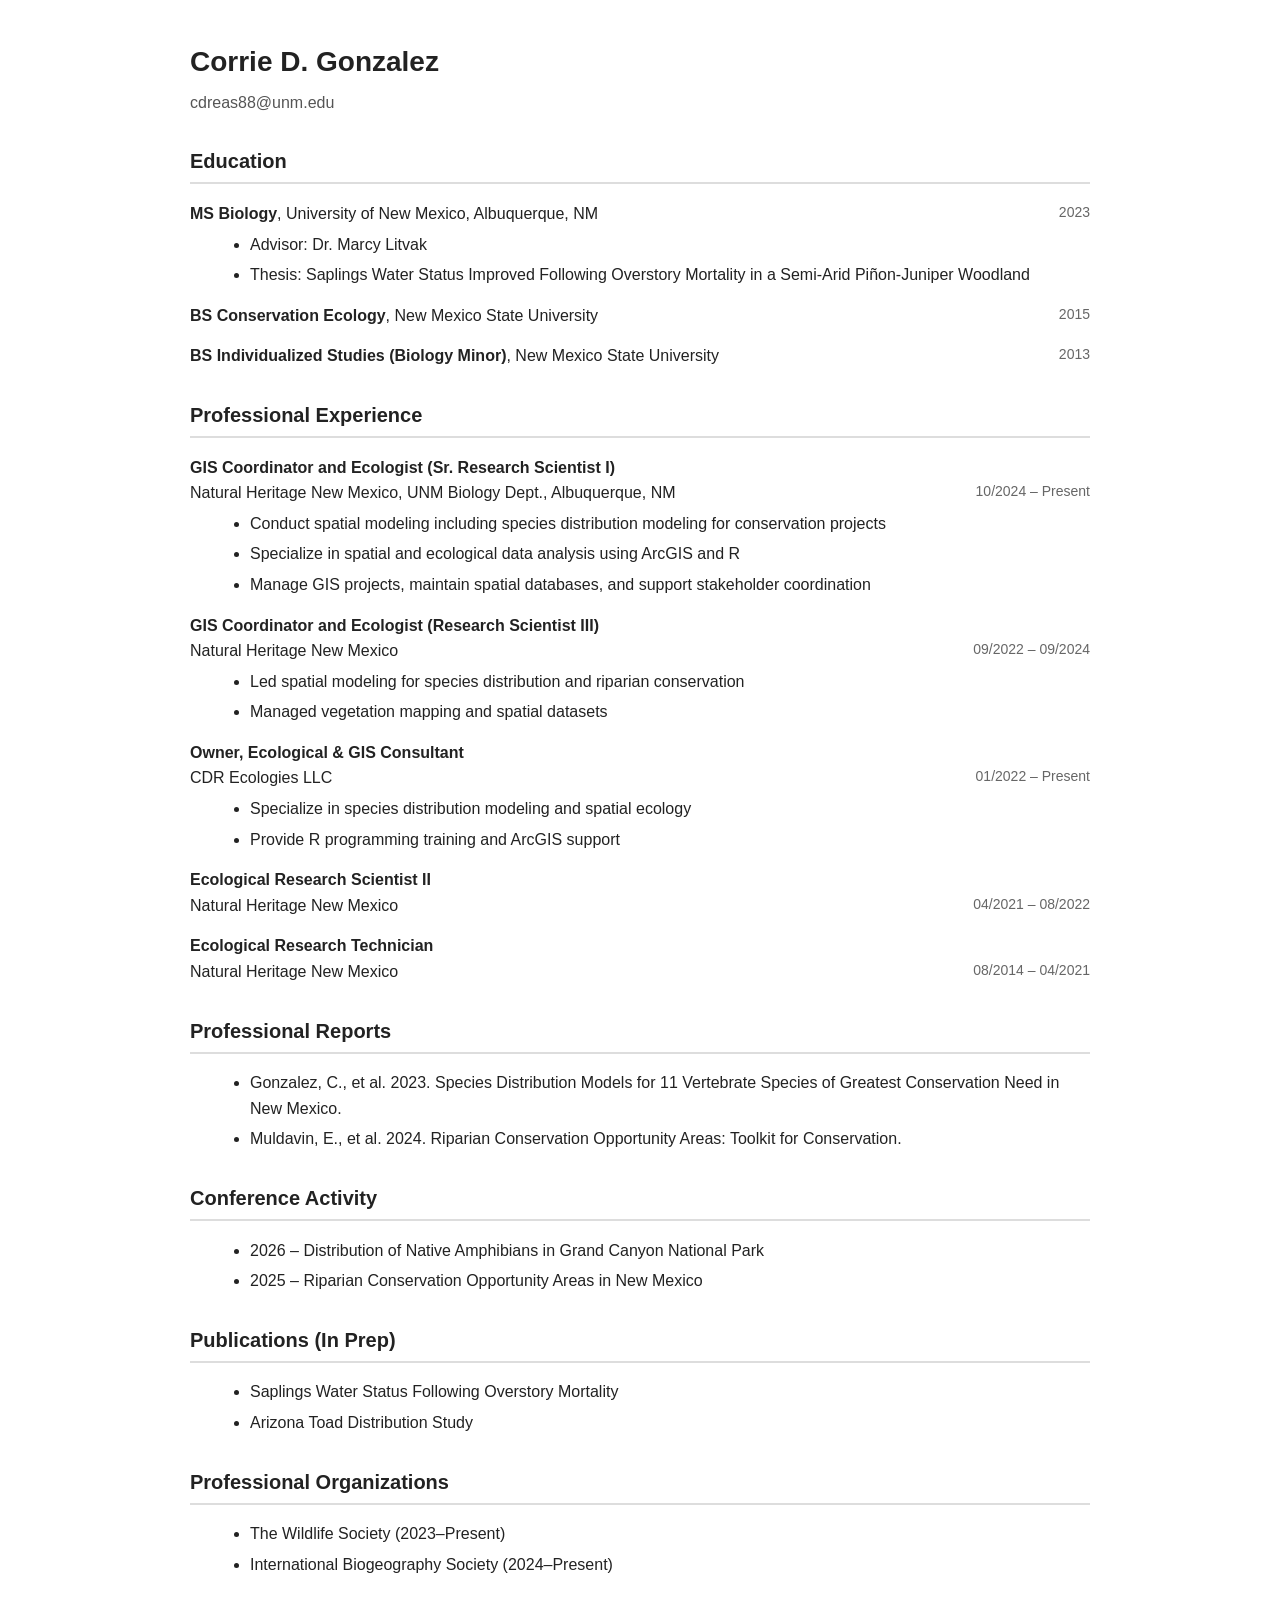
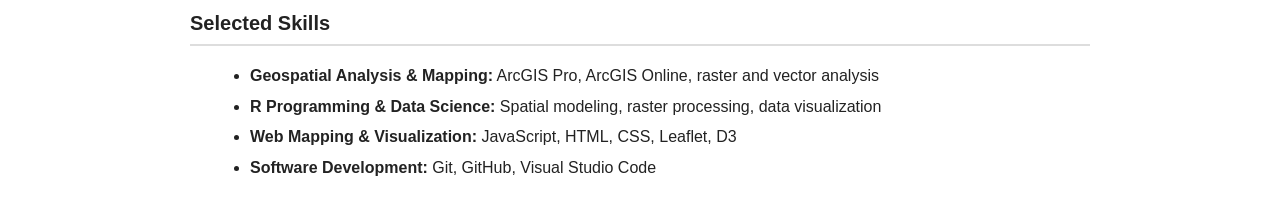
<file: myCV.html>
<!DOCTYPE html>
<html lang="en">
<head>
  <meta charset="UTF-8">
  <title>Corrie D. Gonzalez - CV</title>
  <meta name="viewport" content="width=device-width, initial-scale=1.0">

  <style>
    body {
      font-family: Arial, Helvetica, sans-serif;
      line-height: 1.6;
      margin: 40px auto;
      max-width: 900px;
      padding: 0 20px;
      color: #222;
    }

    h1 {
      font-size: 28px;
      margin-bottom: 5px;
    }

    h2 {
      margin-top: 30px;
      border-bottom: 2px solid #ddd;
      padding-bottom: 5px;
      font-size: 20px;
    }

    h3 {
      margin-bottom: 5px;
      font-size: 16px;
    }

    .contact {
      margin-bottom: 20px;
      color: #555;
    }

    .item {
      margin-bottom: 15px;
    }

    .date {
      float: right;
      color: #666;
      font-size: 14px;
    }

    ul {
      margin: 5px 0 10px 20px;
    }

    li {
      margin-bottom: 5px;
    }

    .clear {
      clear: both;
    }
  </style>
</head>

<body>

  <h1>Corrie D. Gonzalez</h1>
  <div class="contact">
    cdreas88@unm.edu 
  </div>

  <h2>Education</h2>

  <div class="item">
    <strong>MS Biology</strong>, University of New Mexico, Albuquerque, NM
    <span class="date">2023</span>
    <div class="clear"></div>
    <ul>
      <li>Advisor: Dr. Marcy Litvak</li>
      <li>Thesis: Saplings Water Status Improved Following Overstory Mortality in a Semi-Arid Piñon-Juniper Woodland</li>
    </ul>
  </div>

  <div class="item">
    <strong>BS Conservation Ecology</strong>, New Mexico State University
    <span class="date">2015</span>
  </div>

  <div class="item">
    <strong>BS Individualized Studies (Biology Minor)</strong>, New Mexico State University
    <span class="date">2013</span>
  </div>

  <h2>Professional Experience</h2>

  <div class="item">
    <strong>GIS Coordinator and Ecologist (Sr. Research Scientist I)</strong><br>
    Natural Heritage New Mexico, UNM Biology Dept., Albuquerque, NM
    <span class="date">10/2024 – Present</span>
    <ul>
      <li>Conduct spatial modeling including species distribution modeling for conservation projects</li>
      <li>Specialize in spatial and ecological data analysis using ArcGIS and R</li>
      <li>Manage GIS projects, maintain spatial databases, and support stakeholder coordination</li>
    </ul>
  </div>

  <div class="item">
    <strong>GIS Coordinator and Ecologist (Research Scientist III)</strong><br>
    Natural Heritage New Mexico
    <span class="date">09/2022 – 09/2024</span>
    <ul>
      <li>Led spatial modeling for species distribution and riparian conservation</li>
      <li>Managed vegetation mapping and spatial datasets</li>
    </ul>
  </div>

  <div class="item">
    <strong>Owner, Ecological & GIS Consultant</strong><br>
    CDR Ecologies LLC
    <span class="date">01/2022 – Present</span>
    <ul>
      <li>Specialize in species distribution modeling and spatial ecology</li>
      <li>Provide R programming training and ArcGIS support</li>
    </ul>
  </div>

  <div class="item">
    <strong>Ecological Research Scientist II</strong><br>
    Natural Heritage New Mexico
    <span class="date">04/2021 – 08/2022</span>
  </div>

  <div class="item">
    <strong>Ecological Research Technician</strong><br>
    Natural Heritage New Mexico
    <span class="date">08/2014 – 04/2021</span>
  </div>

  <h2>Professional Reports</h2>
  <ul>
    <li>Gonzalez, C., et al. 2023. Species Distribution Models for 11 Vertebrate Species of Greatest Conservation Need in New Mexico.</li>
    <li>Muldavin, E., et al. 2024. Riparian Conservation Opportunity Areas: Toolkit for Conservation.</li>
  </ul>

  <h2>Conference Activity</h2>
  <ul>
    <li>2026 – Distribution of Native Amphibians in Grand Canyon National Park</li>
    <li>2025 – Riparian Conservation Opportunity Areas in New Mexico</li>
  </ul>

  <h2>Publications (In Prep)</h2>
  <ul>
    <li>Saplings Water Status Following Overstory Mortality</li>
    <li>Arizona Toad Distribution Study</li>
  </ul>

  <h2>Professional Organizations</h2>
  <ul>
    <li>The Wildlife Society (2023–Present)</li>
    <li>International Biogeography Society (2024–Present)</li>
  </ul>

  <h2>Selected Skills</h2>
  <ul>
    <li><strong>Geospatial Analysis & Mapping:</strong> ArcGIS Pro, ArcGIS Online, raster and vector analysis</li>
    <li><strong>R Programming & Data Science:</strong> Spatial modeling, raster processing, data visualization</li>
    <li><strong>Web Mapping & Visualization:</strong> JavaScript, HTML, CSS, Leaflet, D3</li>
    <li><strong>Software Development:</strong> Git, GitHub, Visual Studio Code</li>
  </ul>

</body>
</html>
</file>
